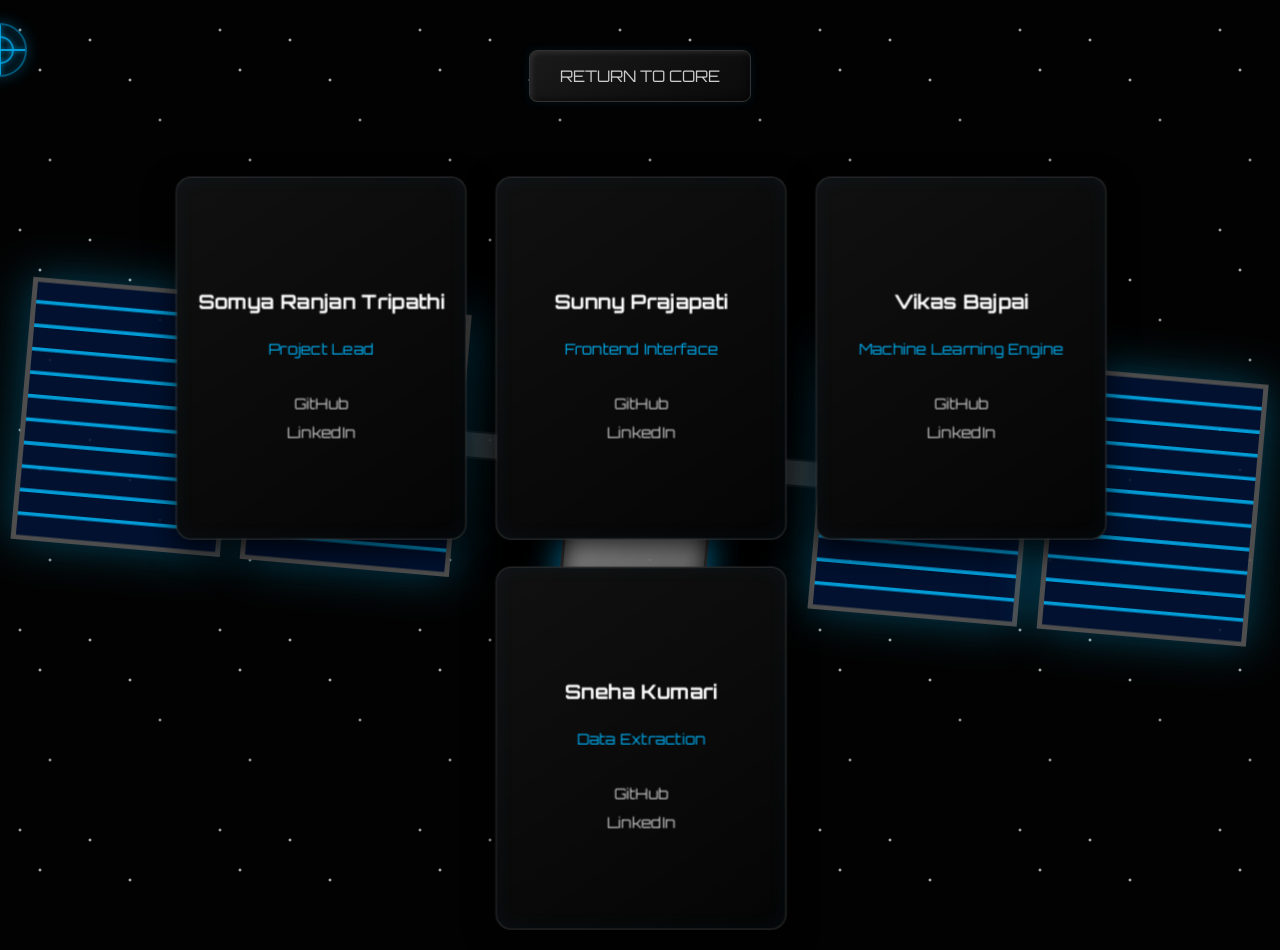
<file: frontend/about.html>
<!doctype html>
<html lang="en">
<head>
    <meta charset="UTF-8" />
    <meta name="viewport" content="width=device-width, initial-scale=1.0" />
    <title>Team Deck</title>
    <link href="https://fonts.googleapis.com/css2?family=Orbitron:wght@400;700&display=swap" rel="stylesheet">
    <link rel="stylesheet" href="about.css">
</head>
<body>
    <div id="cursor">
        <div class="ringOuter"></div>
        <div class="ringInner"></div>
        <div class="ch"></div>
        <div class="cv"></div>
    </div>

    <div class="bgorbit"></div>

    <div id="iss">
        <div class="issTruss">
            <div class="face front"></div>
            <div class="face back"></div>
            <div class="face top"></div>
            <div class="face bottom"></div>
        </div>
        <div class="issCore">
            <div class="face front"></div>
            <div class="face back"></div>
            <div class="face left"></div>
            <div class="face right"></div>
            <div class="face top"></div>
            <div class="face bottom"></div>
        </div>
        <div class="issPanels left">
            <div class="panel"></div>
            <div class="panel"></div>
        </div>
        <div class="issPanels right">
            <div class="panel"></div>
            <div class="panel"></div>
        </div>
    </div>

    <div class="navcontainer">
        <a class="navbtn" href="index.html">RETURN TO CORE</a>
    </div>

    <div class="teamcontainer">
        <div class="card" onmousemove="tilt(event, this)" onmouseleave="reset(this)">
            <div class="inner">
                <h3>Somya Ranjan Tripathi</h3>
                <p>Project Lead</p>
                <a href="https://github.com/srtsubham" target="_blank">GitHub</a>
                <a href="https://www.linkedin.com/in/somya-ranjan-tripathi-9136b42a4/" target="_blank">LinkedIn</a>
            </div>
        </div>
        <div class="card" onmousemove="tilt(event, this)" onmouseleave="reset(this)">
            <div class="inner">
                <h3>Sunny Prajapati</h3>
                <p>Frontend Interface</p>
                <a href="https://github.com/isunnyprajapati" target="_blank">GitHub</a>
                <a href="https://www.linkedin.com/in/sunny-prajapati-8759b5292/" target="_blank">LinkedIn</a>
            </div>
        </div>
        <div class="card" onmousemove="tilt(event, this)" onmouseleave="reset(this)">
            <div class="inner">
                <h3>Vikas Bajpai</h3>
                <p>Machine Learning Engine</p>
                <a href="https://github.com/vikasbajpai205" target="_blank">GitHub</a>
                <a href="https://www.linkedin.com/in/vikas-bajpai-98a275281/" target="_blank">LinkedIn</a>
            </div>
        </div>
        <div class="card" onmousemove="tilt(event, this)" onmouseleave="reset(this)">
            <div class="inner">
                <h3>Sneha Kumari</h3>
                <p>Data Extraction</p>
                <a href="https://github.com/snehakumari9696" target="_blank">GitHub</a>
                <a href="https://www.linkedin.com/in/sneha-kumari-58b414262/" target="_blank">LinkedIn</a>
            </div>
        </div>
    </div>

    <script>
        let f = document.getElementById('cursor');
        let iss = document.getElementById('iss');
        let mx = window.innerWidth / 2;
        let my = window.innerHeight / 2;
        let tm = 0;

        document.addEventListener('mousemove', function(i) {
            f.style.left = i.clientX + 'px';
            f.style.top = i.clientY + 'px';
            mx = i.clientX;
            my = i.clientY;
        });

        document.addEventListener('mousedown', function() { f.classList.add('cclick'); });
        document.addEventListener('mouseup', function() { f.classList.remove('cclick'); });

        function animISS() {
            tm += 0.01;
            let fy = Math.sin(tm) * 20;
            let rx = ((my - window.innerHeight / 2) / window.innerHeight) * 30;
            let ry = ((mx - window.innerWidth / 2) / window.innerWidth) * 30;

            iss.style.transform = `translate(-50%, calc(-50% + ${fy}px)) rotateX(${-rx}deg) rotateY(${ry}deg) rotateZ(5deg)`;
            requestAnimationFrame(animISS);
        }
        animISS();

        function tilt(e, c) {
            let rt = c.getBoundingClientRect();
            let x = e.clientX - rt.left;
            let y = e.clientY - rt.top;
            let cx = rt.width / 2;
            let cy = rt.height / 2;
            let rtx = ((y - cy) / cy) * -15;
            let rty = ((x - cx) / cx) * 15;

            c.style.transform = `perspective(1000px) rotateX(${rtx}deg) rotateY(${rty}deg) scale3d(1.05, 1.05, 1.05)`;

            let inn = c.querySelector('.inner');
            inn.style.background = `radial-gradient(circle at ${x}px ${y}px, rgba(0, 172, 238, 0.2), rgba(5, 5, 5, 0.9))`;
        }

        function reset(c) {
            c.style.transform = `perspective(1000px) rotateX(0deg) rotateY(0deg) scale3d(1, 1, 1)`;
            let inn = c.querySelector('.inner');
            inn.style.background = `linear-gradient(145deg, #111, #050505)`;
        }
    </script>
</body>
</html>
</file>
<file: frontend/about.css>
body {
    background-color: #020202;
    color: #fff;
    font-family: 'Orbitron', sans-serif;
    margin: 0;
    padding-top: 50px;
    cursor: none;
    min-height: 100vh;
    overflow-x: hidden;
}

#cursor {
    position: fixed;
    width: 50px;
    height: 50px;
    pointer-events: none;
    z-index: 9999;
    transform: translate(-50%, -50%);
    transition: transform 0.1s, opacity 0.1s;
    display: flex;
    justify-content: center;
    align-items: center;
}

.ringOuter {
    position: absolute;
    width: 100%;
    height: 100%;
    border: 2px solid rgba(0, 172, 238, 0.5);
    border-radius: 50%;
    box-shadow: 0 0 15px rgba(0, 172, 238, 0.3), inset 0 0 15px rgba(0, 172, 238, 0.3);
    transition: all 0.2s;
}

.ringInner {
    position: absolute;
    width: 24px;
    height: 24px;
    border: 2px solid rgba(0, 172, 238, 0.8);
    border-radius: 50%;
    box-shadow: 0 0 8px rgba(0, 172, 238, 0.6), inset 0 0 8px rgba(0, 172, 238, 0.6);
    transition: all 0.2s;
}

.ch {
    position: absolute;
    width: 100%;
    height: 2px;
    background: rgba(0, 172, 238, 0.9);
    box-shadow: 0 0 5px rgba(0, 172, 238, 0.8);
    transition: all 0.2s;
}

.cv {
    position: absolute;
    width: 2px;
    height: 100%;
    background: rgba(0, 172, 238, 0.9);
    box-shadow: 0 0 5px rgba(0, 172, 238, 0.8);
    transition: all 0.2s;
}

.cclick {
    transform: translate(-50%, -50%) scale(0.6) !important;
}

.cclick .ringOuter {
    border-color: #fff;
    box-shadow: 0 0 25px #00acee, inset 0 0 25px #00acee;
}

.cclick .ringInner, .cclick .ch, .cclick .cv {
    background: #fff;
    border-color: #fff;
    box-shadow: 0 0 15px #fff;
}

.bgorbit {
    position: fixed;
    top: 0;
    left: 0;
    width: 100vw;
    height: 100vh;
    z-index: -2;
    background-color: #020202;
    background-image:
        radial-gradient(2px 2px at 20px 30px, #eee, rgba(0,0,0,0)),
        radial-gradient(2px 2px at 40px 70px, #fff, rgba(0,0,0,0)),
        radial-gradient(2px 2px at 50px 160px, #ddd, rgba(0,0,0,0)),
        radial-gradient(2px 2px at 90px 40px, #fff, rgba(0,0,0,0)),
        radial-gradient(2px 2px at 130px 80px, #fff, rgba(0,0,0,0)),
        radial-gradient(2px 2px at 160px 120px, #ddd, rgba(0,0,0,0));
    background-repeat: repeat;
    background-size: 200px 200px;
}

#iss {
    position: fixed;
    top: 50%;
    left: 50%;
    width: 1200px;
    height: 400px;
    transform-style: preserve-3d;
    z-index: -1;
    pointer-events: none;
    opacity: 0.9;
}

.issCore {
    position: absolute;
    top: 50%;
    left: 50%;
    width: 140px;
    height: 400px;
    transform: translate(-50%, -50%);
    transform-style: preserve-3d;
}

.issCore .face {
    position: absolute;
    background: linear-gradient(145deg, #777, #bbb, #777);
    border: 3px solid #333;
    box-shadow: inset 0 0 20px rgba(0,0,0,0.9), 0 0 30px rgba(0, 172, 238, 0.5);
}

.issCore .front  { width: 140px; height: 400px; transform: translateZ(70px); }
.issCore .back   { width: 140px; height: 400px; transform: translateZ(-70px) rotateY(180deg); }
.issCore .left   { width: 140px; height: 400px; transform: translateX(-70px) rotateY(-90deg); }
.issCore .right  { width: 140px; height: 400px; transform: translateX(70px) rotateY(90deg); }
.issCore .top    { width: 140px; height: 140px; transform: translateY(-70px) rotateX(90deg); }
.issCore .bottom { width: 140px; height: 140px; transform: translateY(330px) rotateX(-90deg); }

.issTruss {
    position: absolute;
    top: 50%;
    left: 50%;
    width: 1100px;
    height: 24px;
    transform: translate(-50%, -50%);
    transform-style: preserve-3d;
}

.issTruss .face {
    position: absolute;
    background: #333;
    border: 2px solid #111;
}

.issTruss .front  { width: 1100px; height: 24px; transform: translateZ(12px); }
.issTruss .back   { width: 1100px; height: 24px; transform: translateZ(-12px) rotateY(180deg); }
.issTruss .top    { width: 1100px; height: 24px; transform: translateY(-12px) rotateX(90deg); }
.issTruss .bottom { width: 1100px; height: 24px; transform: translateY(12px) rotateX(-90deg); }

.issPanels {
    position: absolute;
    top: 50%;
    width: 440px;
    height: 280px;
    transform-style: preserve-3d;
    display: flex;
    justify-content: space-between;
}

.issPanels.left {
    right: 50%;
    margin-right: 180px;
    transform: translateY(-50%) rotateX(25deg);
}

.issPanels.right {
    left: 50%;
    margin-left: 180px;
    transform: translateY(-50%) rotateX(-25deg);
}

.panel {
    width: 200px;
    height: 280px;
    background: repeating-linear-gradient(0deg, #001133, #001133 22px, #00acee 22px, #00acee 26px);
    border: 5px solid #555;
    box-shadow: 0 0 45px rgba(0, 172, 238, 0.4);
}

.navcontainer {
    display: flex;
    justify-content: center;
    margin-bottom: 80px;
}

.navbtn {
    background: linear-gradient(145deg, #1a1a1a, #0a0a0a);
    border: 1px solid #333;
    box-shadow: inset 2px 2px 5px rgba(255,255,255,0.1), inset -2px -2px 5px rgba(0,0,0,0.5), 0 0 10px rgba(0, 170, 255, 0.1);
    border-radius: 8px;
    color: #ccc;
    padding: 15px 30px;
    text-decoration: none;
    transition: 0.3s;
    cursor: none;
}

.navbtn:hover {
    box-shadow: inset 2px 2px 5px rgba(255,255,255,0.2), inset -2px -2px 5px rgba(0,0,0,0.5), 0 0 20px rgba(0, 170, 255, 0.6);
    color: #fff;
    border-color: #00acee;
}

.teamcontainer {
    display: flex;
    flex-wrap: wrap;
    justify-content: center;
    gap: 40px;
    padding: 0 10vw;
}

.card {
    background: transparent;
    width: 280px;
    height: 350px;
    border-radius: 15px;
    perspective: 1000px;
    transition: transform 0.1s;
    transform-style: preserve-3d;
}

.inner {
    width: 100%;
    height: 100%;
    background: linear-gradient(145deg, #111, #050505);
    border: 1px solid #333;
    box-shadow: 0 10px 30px rgba(0,0,0,0.8), inset 0 0 20px rgba(0,170,255,0.05);
    border-radius: 15px;
    display: flex;
    flex-direction: column;
    justify-content: center;
    align-items: center;
    text-align: center;
    transform: translateZ(30px);
}

.card:hover .inner {
    border-color: #00acee;
    box-shadow: 0 15px 40px rgba(0,170,255,0.2), inset 0 0 30px rgba(0,170,255,0.1);
}

.inner h3 {
    color: #fff;
    margin-bottom: 10px;
    font-size: 1.2rem;
    transform: translateZ(40px);
}

.inner p {
    color: #00acee;
    margin-bottom: 30px;
    font-size: 0.9rem;
    transform: translateZ(35px);
}

.inner a {
    display: inline-block;
    margin: 5px 0;
    color: #ccc;
    text-decoration: none;
    font-size: 0.9rem;
    transition: 0.3s;
    transform: translateZ(30px);
    cursor: none;
}

.inner a:hover {
    color: #fff;
    text-shadow: 0 0 10px #00acee;
}
</file>
